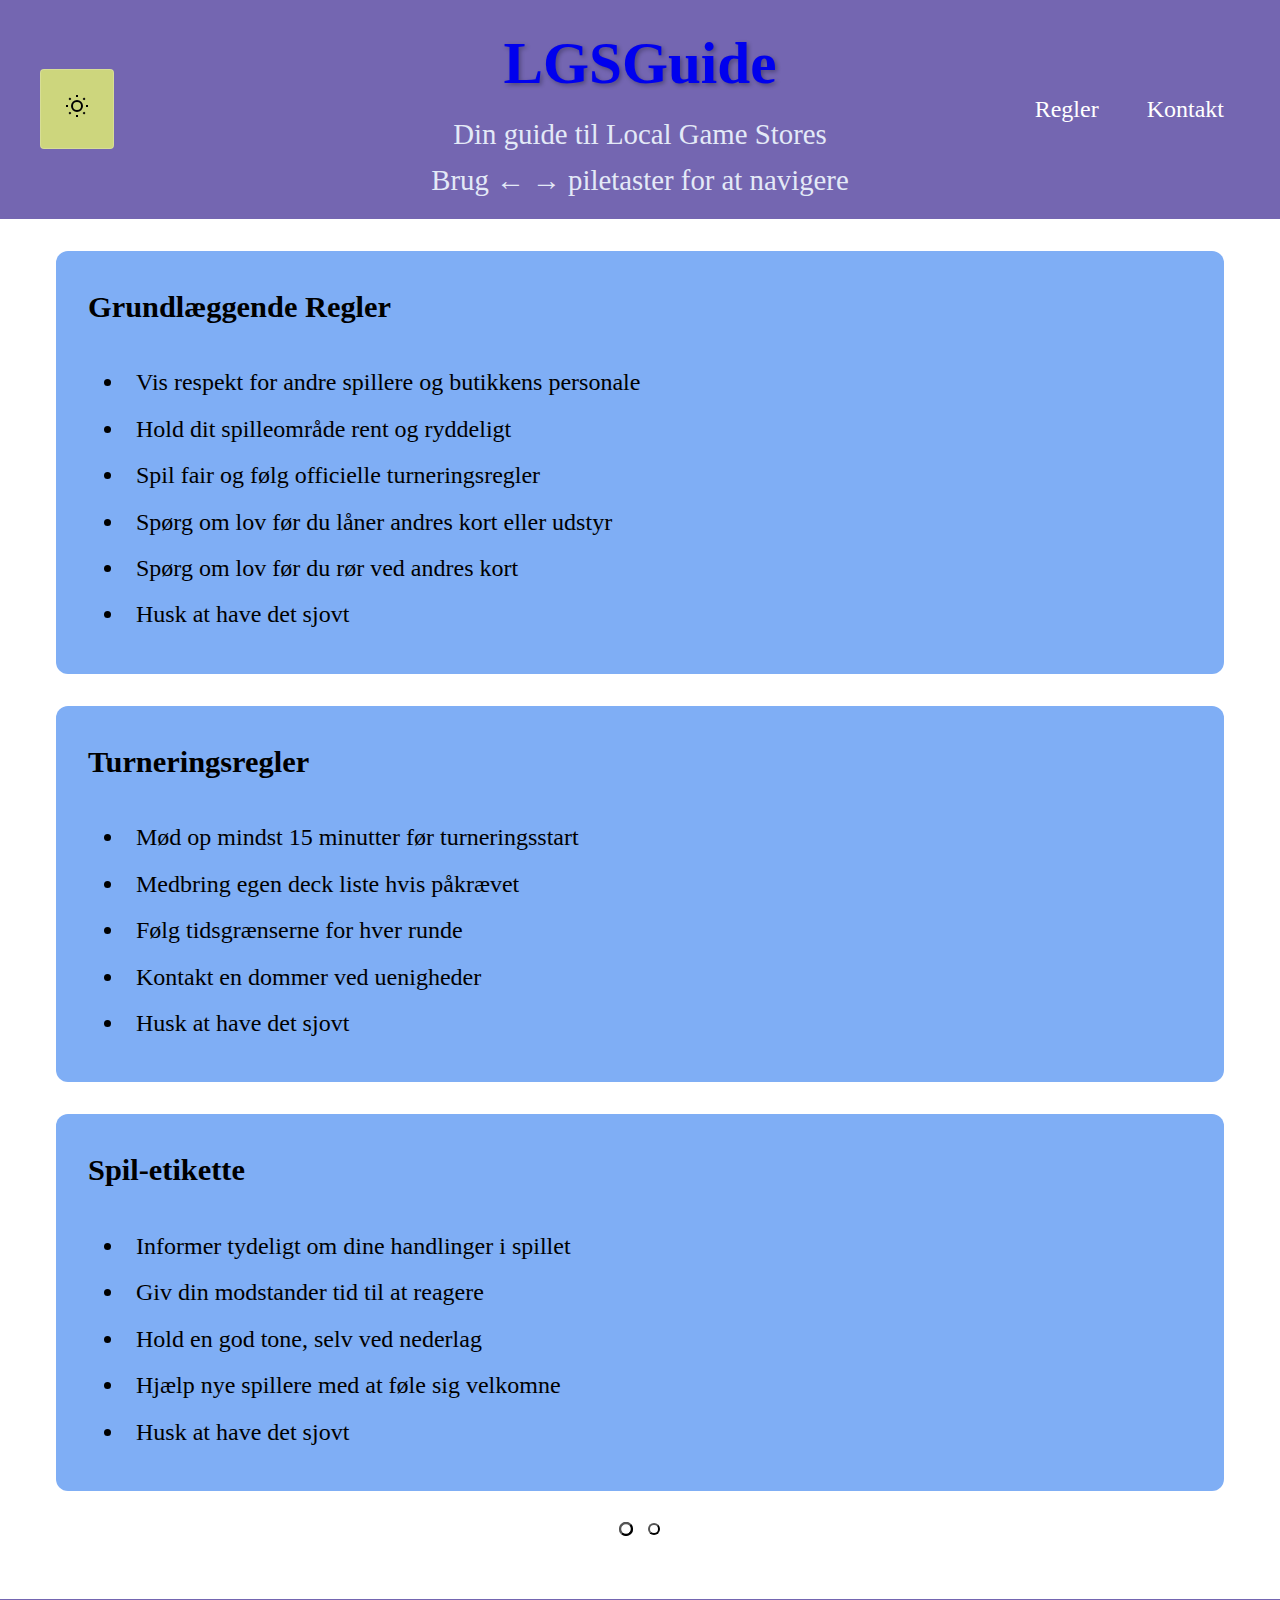
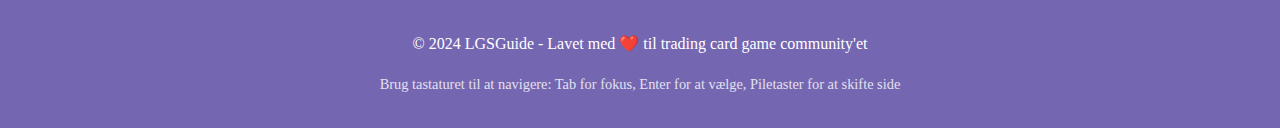
<file: acessibillity/index.html>
<!DOCTYPE html>
<html lang="da">
<head>
    <meta charset="UTF-8">
    <meta name="viewport" content="width=device-width, initial-scale=1.0">
    <title>LGSGuide</title>
    <link rel="stylesheet" href="css/style.css">
    <link rel="Javascript" href="script.js">
</head>
<body>
    <a href="#main" class="skip-link">Gå til hovedindhold</a>
    
    <nav class="top-nav">
        <div class="nav-content">
            <div class="nav-left">
                <button class="theme-toggle" aria-label="Skift tema">
                    <svg width="24" height="24" viewBox="0 0 24 24" fill="none" stroke="currentColor" stroke-width="2">
                        <circle cx="12" cy="12" r="5"/>
                        <path d="M12 1v2M12 21v2M4.22 4.22l1.42 1.42M18.36 18.36l1.42 1.42M1 12h2M21 12h2M4.22 19.78l1.42-1.42M18.36 5.64l1.42-1.42"/>
                    </svg>
                </button>
            </div>
            <div class="logo-container"><div class="logo-container">
                <a href="forside.html" class="logo">LGSGuide</a>
                <p class="subtitle">Din guide til Local Game Stores</p>
            </div>
            <div class="nav-right">
                <div class="keyboard-hint">
                    Brug ← → piletaster for at navigere
                </div>
            </div>
        </div>
        <div class="nav-right">
            <a href="index.html" class="nav-link">Regler</a>
            <a href="email.html" class="nav-link">Kontakt</a>
        </div>
    </nav>

    <main id="main" class="container">
        <div class="content-slider" role="region" aria-label="Indholdsslider">
            <section class="slide active" tabindex="0" data-section="regler" aria-labelledby="regler-heading">
                <div class="card">
                    <h2 id="regler-heading">Grundlæggende Regler</h2>
                    <div class="card-content">
                        <ul>
                            <li>Vis respekt for andre spillere og butikkens personale</li>
                            <li>Hold dit spilleområde rent og ryddeligt</li>
                            <li>Spil fair og følg officielle turneringsregler</li>
                            <li>Spørg om lov før du låner andres kort eller udstyr</li>
                            <li>Spørg om lov før du rør ved andres kort</li>
                            <li>Husk at have det sjovt</li>
                        </ul>
                    </div>
                </div>
            </section>

            <section class="slide" tabindex="0" data-section="turnering" aria-labelledby="turnering-heading">
                <div class="card">
                    <h2 id="turnering-heading">Turneringsregler</h2>
                    <div class="card-content">
                        <ul>
                            <li>Mød op mindst 15 minutter før turneringsstart</li>
                            <li>Medbring egen deck liste hvis påkrævet</li>
                            <li>Følg tidsgrænserne for hver runde</li>
                            <li>Kontakt en dommer ved uenigheder</li>
                            <li>Husk at have det sjovt</li>
                        </ul>
                    </div>
                </div>
            </section>

            <section class="slide" tabindex="0" data-section="etikette" aria-labelledby="etikette-heading">
                <div class="card">
                    <h2 id="etikette-heading">Spil-etikette</h2>
                    <div class="card-content">
                        <ul>
                            <li>Informer tydeligt om dine handlinger i spillet</li>
                            <li>Giv din modstander tid til at reagere</li>
                            <li>Hold en god tone, selv ved nederlag</li>
                            <li>Hjælp nye spillere med at føle sig velkomne</li>
                            <li>Husk at have det sjovt</li>
                        </ul>
                    </div>
                </div>
            </section>
        </div>
        <div class="navigation-dots" role="navigation" aria-label="Side navigation">
            <button class="dot active" aria-label="Gå til side 1"></button> <a href="index.html"></a>
            <button class="dot" aria-label="Gå til side 2"></button> <a href="email.html"></a>
            <button class="dot" aria-label="Gå til side 3"></button>
        </div>
    </main>

    <footer>
        <div class="footer-content">
            <p>© 2024 LGSGuide - Lavet med ❤️ til trading card game community'et</p>
            <div class="accessibility-info">
                <p>Brug tastaturet til at navigere: Tab for fokus, Enter for at vælge, Piletaster for at skifte side</p>
            </div>
        </div>
    </footer>

    <script>
        // Theme toggling
        const themeToggle = document.querySelector('.theme-toggle');
        themeToggle.addEventListener('click', () => {
            document.body.setAttribute('data-theme', 
                document.body.getAttribute('data-theme') === 'dark' ? 'light' : 'dark'
            );
        });
        
        document.addEventListener('DOMContentLoaded', function() {
            const navigationDots = document.querySelector('.navigation-dots');
            
            // Definer siderne og deres rækkefølge
            const pages = [
                { url: 'index.html', title: 'Forside' },
                { url: 'email.html', title: 'Kontakt' }
            ];
            
            // Ryd eksisterende dots og opret nye
            navigationDots.innerHTML = '';
            
            // Find den aktuelle side
            const currentPage = window.location.pathname.split('/').pop() || 'index.html';
            
            // Opret dots for hver side
            pages.forEach((page, index) => {
                const dot = document.createElement('button');
                dot.classList.add('dot');
                dot.setAttribute('aria-label', `Gå til ${page.title}`);
                
                // Marker den aktive dot
                if (currentPage === page.url) {
                    dot.classList.add('active');
                }
                
                // Tilføj click event
                dot.addEventListener('click', () => {
                    window.location.href = page.url;
                });
                
                navigationDots.appendChild(dot);
            });
            
            // Tilføj keyboard navigation mellem sider
            document.addEventListener('keydown', (e) => {
                const currentIndex = pages.findIndex(page => page.url === currentPage);
                
                if (e.key === 'ArrowLeft' && currentIndex > 0) {
                    window.location.href = pages[currentIndex - 1].url;
                } else if (e.key === 'ArrowRight' && currentIndex < pages.length - 1) {
                    window.location.href = pages[currentIndex + 1].url;
                }
            });
        });
    </script>
</body>
</html>
</file>
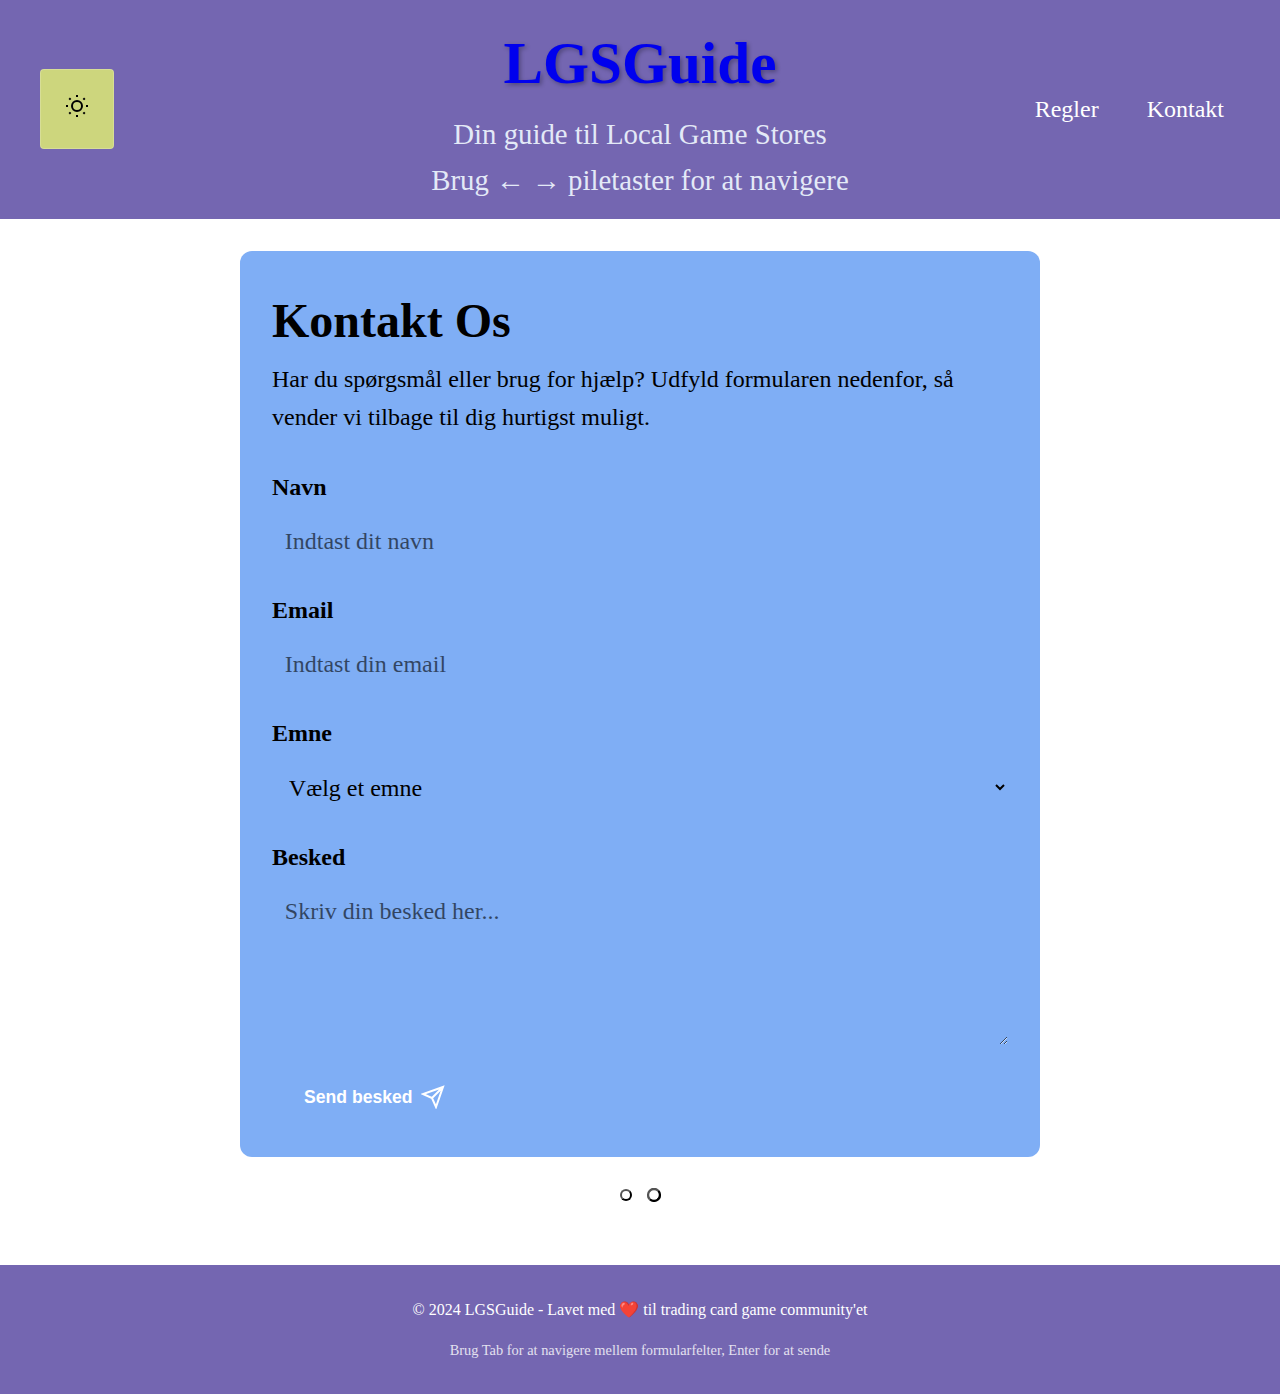
<file: acessibillity/email.html>
<!DOCTYPE html>
<html lang="da">
<head>
    <meta charset="UTF-8">
    <meta name="viewport" content="width=device-width, initial-scale=1.0">
    <title>Kontakt - LGSGuide</title>
    <link rel="stylesheet" href="css/style.css">
    <link rel="java" href="script.js">
</head>
<body>
    <a href="#main" class="skip-link">Gå til hovedindhold</a>
    
    <nav class="top-nav">
        <div class="nav-content">
            <div class="nav-left">
                <button class="theme-toggle" aria-label="Skift tema">
                    <svg width="24" height="24" viewBox="0 0 24 24" fill="none" stroke="currentColor" stroke-width="2">
                        <circle cx="12" cy="12" r="5"/>
                        <path d="M12 1v2M12 21v2M4.22 4.22l1.42 1.42M18.36 18.36l1.42 1.42M1 12h2M21 12h2M4.22 19.78l1.42-1.42M18.36 5.64l1.42-1.42"/>
                    </svg>
                </button>
            </div>
            <div class="logo-container"><div class="logo-container">
                <a href="forside.html" class="logo">LGSGuide</a>
                <p class="subtitle">Din guide til Local Game Stores</p>
            </div>
            <div class="nav-right">
                <div class="keyboard-hint">
                    Brug ← → piletaster for at navigere
                </div>
            </div>
        </div>
        <div class="nav-right">
        <a href="index.html" class="nav-link">Regler</a>
            <a href="email.html" class="nav-link">Kontakt</a>
        </div>
        </div>
    </nav>

    <main id="main" class="container">
        <div class="card contact-card">
            <h1>Kontakt Os</h1>
            <p class="contact-intro">Har du spørgsmål eller brug for hjælp? Udfyld formularen nedenfor, så vender vi tilbage til dig hurtigst muligt.</p>
            
            <form class="contact-form" action="/submit" method="POST">
                <div class="form-group">
                    <label for="name">Navn</label>
                    <input 
                        type="text" 
                        id="name" 
                        name="name" 
                        required 
                        aria-required="true"
                        placeholder="Indtast dit navn"
                    >
                </div>
                
                <div class="form-group">
                    <label for="email">Email</label>
                    <input 
                        type="email" 
                        id="email" 
                        name="email" 
                        required 
                        aria-required="true"
                        placeholder="Indtast din email"
                    >
                </div>
                
                <div class="form-group">
                    <label for="subject">Emne</label>
                    <select 
                        id="subject" 
                        name="subject" 
                        required 
                        aria-required="true"
                    >
                        <option value="">Vælg et emne</option>
                        <option value="general">Generelt spørgsmål</option>
                        <option value="tournament">Turneringsspørgsmål</option>
                        <option value="rules">Regelspørgsmål</option>
                        <option value="other">Andet</option>
                    </select>
                </div>
                
                <div class="form-group">
                    <label for="message">Besked</label>
                    <textarea 
                        id="message" 
                        name="message" 
                        required 
                        aria-required="true"
                        placeholder="Skriv din besked her..."
                        rows="5"
                    ></textarea>
                </div>

                <button type="submit" class="submit-btn">
                    Send besked
                    <svg width="24" height="24" viewBox="0 0 24 24" fill="none" stroke="currentColor" stroke-width="2">
                        <path d="M22 2L11 13M22 2l-7 20-4-9-9-4 20-7z"/>
                    </svg>
                </button>
            </form>
        </div>
        <div class="navigation-dots" role="navigation" aria-label="Side navigation">
            <button class="dot active" aria-label="Gå til side 1"></button> <a href="index.html"></a>
            <button class="dot" aria-label="Gå til side 2"></button> <a href="email.html"></a>
            <button class="dot" aria-label="Gå til side 3"></button>
        </div>
    </main>

    <footer>
        <div class="footer-content">
            <p>© 2024 LGSGuide - Lavet med ❤️ til trading card game community'et</p>
            <div class="accessibility-info">
                <p>Brug Tab for at navigere mellem formularfelter, Enter for at sende</p>
            </div>
        </div>
    </footer>

    <script>
        // Theme toggling
        const themeToggle = document.querySelector('.theme-toggle');
        themeToggle.addEventListener('click', () => {
            document.body.setAttribute('data-theme', 
                document.body.getAttribute('data-theme') === 'dark' ? 'light' : 'dark'
            );
        });
        
        document.addEventListener('DOMContentLoaded', function() {
            const navigationDots = document.querySelector('.navigation-dots');
            
            // Definer siderne og deres rækkefølge
            const pages = [
                { url: 'index.html', title: 'Forside' },
                { url: 'email.html', title: 'Kontakt' }
            ];
            
            // Ryd eksisterende dots og opret nye
            navigationDots.innerHTML = '';
            
            // Find den aktuelle side
            const currentPage = window.location.pathname.split('/').pop() || 'index.html';
            
            // Opret dots for hver side
            pages.forEach((page, index) => {
                const dot = document.createElement('button');
                dot.classList.add('dot');
                dot.setAttribute('aria-label', `Gå til ${page.title}`);
                
                // Marker den aktive dot
                if (currentPage === page.url) {
                    dot.classList.add('active');
                }
                
                // Tilføj click event
                dot.addEventListener('click', () => {
                    window.location.href = page.url;
                });
                
                navigationDots.appendChild(dot);
            });
            
            // Tilføj keyboard navigation mellem sider
            document.addEventListener('keydown', (e) => {
                const currentIndex = pages.findIndex(page => page.url === currentPage);
                
                if (e.key === 'ArrowLeft' && currentIndex > 0) {
                    window.location.href = pages[currentIndex - 1].url;
                } else if (e.key === 'ArrowRight' && currentIndex < pages.length - 1) {
                    window.location.href = pages[currentIndex + 1].url;
                }
            });
        });
    </script>
</body>
</html>
</file>
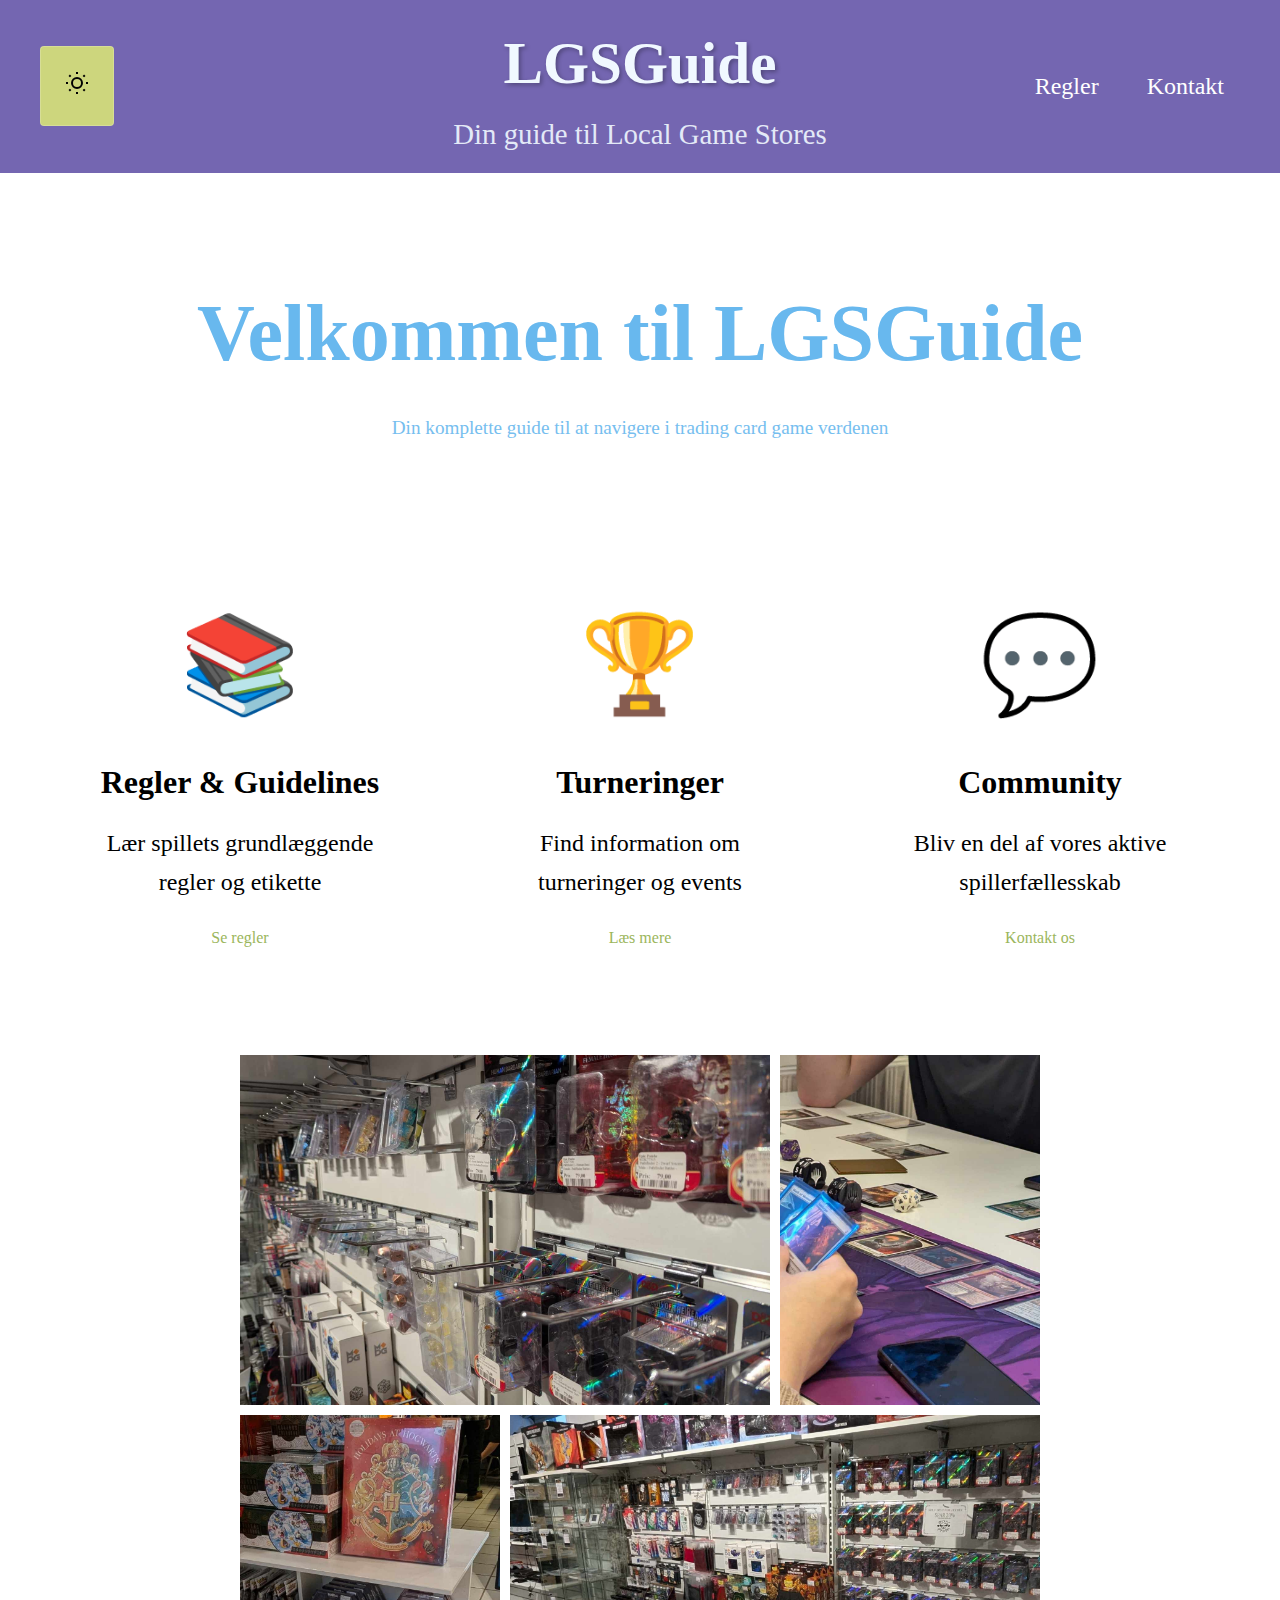
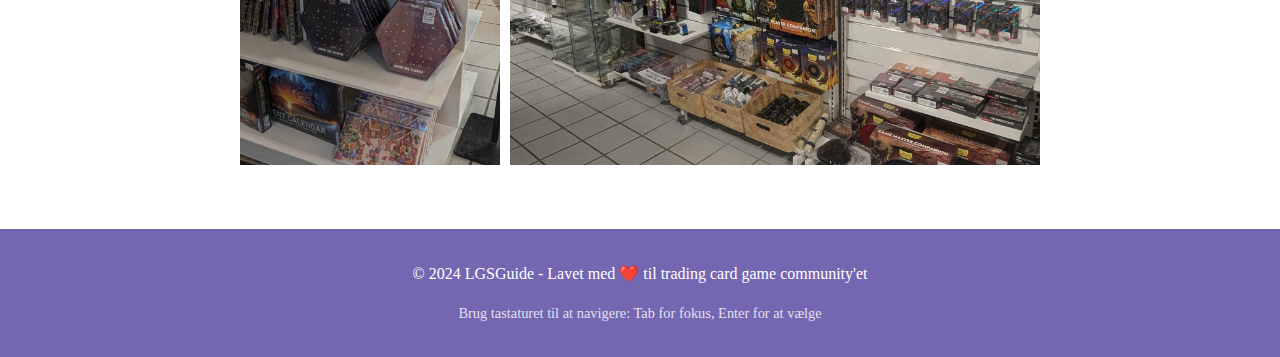
<file: acessibillity/forside.html>
<!DOCTYPE html>
<html lang="da">
<head>
    <meta charset="UTF-8">
    <meta name="viewport" content="width=device-width, initial-scale=1.0">
    <title>LGSGuide - Din guide til Local Game Stores</title>
    <link rel="stylesheet" href="css/style.css">
    <link rel="java" href="script.js">
</head>
<body>
    <a href="#main" class="skip-link">Gå til hovedindhold</a>
    
    <nav class="top-nav">
        <div class="nav-content">
            <div class="nav-left">
                <button class="theme-toggle" aria-label="Skift tema">
                    <svg width="24" height="24" viewBox="0 0 24 24" fill="none" stroke="currentColor" stroke-width="2">
                        <circle cx="12" cy="12" r="5"/>
                        <path d="M12 1v2M12 21v2M4.22 4.22l1.42 1.42M18.36 18.36l1.42 1.42M1 12h2M21 12h2M4.22 19.78l1.42-1.42M18.36 5.64l1.42-1.42"/>
                    </svg>
                </button>
            </div>
            <div class="logo-container">
                <div class="logo">LGSGuide</div>
                <p class="subtitle">Din guide til Local Game Stores</p>
            </div>
            <div class="nav-right">
                <a href="index.html" class="nav-link">Regler</a>
                <a href="email.html" class="nav-link">Kontakt</a>
            </div>
        </div>
    </nav>

    <main id="main" class="container">
        <div class="hero-section">
            <h1>Velkommen til LGSGuide</h1>
            <p class="hero-text">Din komplette guide til at navigere i trading card game verdenen</p>
        </div>

        <div class="features-grid">
            <div class="feature-card">
                <div class="feature-icon">📚</div>
                <h2>Regler & Guidelines</h2>
                <p>Lær spillets grundlæggende regler og etikette</p>
                <a href="index.html" class="feature-link">Se regler</a>
            </div>

            <div class="feature-card">
                <div class="feature-icon">🏆</div>
                <h2>Turneringer</h2>
                <p>Find information om turneringer og events</p>
                <a href="index.html#turnering" class="feature-link">Læs mere</a>
            </div>

            <div class="feature-card">
                <div class="feature-icon">💬</div>
                <h2>Community</h2>
                <p>Bliv en del af vores aktive spillerfællesskab</p>
                <a href="email.html" class="feature-link">Kontakt os</a>
            </div>
        </div>

        <div class="gallery">
            <img src="img/462556612_590816083339458_2184980655512829939_n.jpg" alt="inventar fra LGS">
            <img src="img/462638259_1218794389212968_6788286894531834728_n.jpg" alt="et spil magic">
            <img src="img/462638318_1253407665982441_6163631662723708651_n.jpg" alt="Udstilling">
            <img src="img/465016834_1136361235162046_108594232405581822_n.jpg" alt="Vare udstilling">
        </div>

    </main>

    <footer>
        <div class="footer-content">
            <p>© 2024 LGSGuide - Lavet med ❤️ til trading card game community'et</p>
            <div class="accessibility-info">
                <p>Brug tastaturet til at navigere: Tab for fokus, Enter for at vælge</p>
            </div>
        </div>
    </footer>

    <script>
        // Theme toggling
        const themeToggle = document.querySelector('.theme-toggle');
        themeToggle.addEventListener('click', () => {
            document.body.setAttribute('data-theme', 
                document.body.getAttribute('data-theme') === 'dark' ? 'light' : 'dark'
            );
        });
        
        document.addEventListener('DOMContentLoaded', function() {
            const navigationDots = document.querySelector('.navigation-dots');
            
            // Definer siderne og deres rækkefølge
            const pages = [
                { url: 'index.html', title: 'Forside' },
                { url: 'email.html', title: 'Kontakt' }
            ];
            
            // Ryd eksisterende dots og opret nye
            navigationDots.innerHTML = '';
            
            // Find den aktuelle side
            const currentPage = window.location.pathname.split('/').pop() || 'index.html';
            
            // Opret dots for hver side
            pages.forEach((page, index) => {
                const dot = document.createElement('button');
                dot.classList.add('dot');
                dot.setAttribute('aria-label', `Gå til ${page.title}`);
                
                // Marker den aktive dot
                if (currentPage === page.url) {
                    dot.classList.add('active');
                }
                
                // Tilføj click event
                dot.addEventListener('click', () => {
                    window.location.href = page.url;
                });
                
                navigationDots.appendChild(dot);
            });
            
            // Tilføj keyboard navigation mellem sider
            document.addEventListener('keydown', (e) => {
                const currentIndex = pages.findIndex(page => page.url === currentPage);
                
                if (e.key === 'ArrowLeft' && currentIndex > 0) {
                    window.location.href = pages[currentIndex - 1].url;
                } else if (e.key === 'ArrowRight' && currentIndex < pages.length - 1) {
                    window.location.href = pages[currentIndex + 1].url;
                }
            });
        });
    </script>
</body>
</html>
</file>
<file: acessibillity/css/style.css>
/* Hero Section */
.hero-section {
    text-align: center;
    padding: 4rem 1rem;
    margin-bottom: 3rem;
    background: var(--primary);
    color: rgb(104, 184, 238);
    border-radius: 12px;
    box-shadow: 0 4px 6px var(--shadow);
}

.hero-section h1 {
    font-size: 5rem;
    margin-bottom: 1rem;
}

.hero-text {
    font-size: 1.2rem;
    opacity: 0.9;
}

/* Features Grid */
.features-grid {
    display: grid;
    grid-template-columns: repeat(auto-fit, minmax(300px, 1fr));
    gap: 2rem;
    margin-bottom: 4rem;
}

.feature-card {
    background: var(--card-bg);
    padding: 2rem;
    border-radius: 12px;
    box-shadow: 0 4px 6px var(--shadow);
    text-align: center;
    transition: var(--transition);
}

.feature-card:hover {
    transform: translateY(-5px);
}

.feature-icon {
    font-size: 6rem;
    margin-bottom: 1rem;
}

.feature-card h2 {
    color: var(--primary);
    margin-bottom: 1rem;
    font-size: 2rem;
}
.feature-card p {
    font-size: 1.5rem;
}
.feature-link {
    display: inline-block;
    margin-top: 1rem;
    padding: 0.5rem 1rem;
    background: var(--primary);
    color: rgb(155, 182, 92);
    text-decoration: none;
    border-radius: 4px;
    transition: var(--transition);
}

.feature-link:hover {
    background: var(--accent);
    transform: translateY(-2px);
}

/* Info Section */
.info-section {
    text-align: center;
    margin-bottom: 4rem;
}

.info-section h2 {
    color: var(--primary);
    margin-bottom: 2rem;
}

.info-grid {
    display: grid;
    grid-template-columns: repeat(auto-fit, minmax(200px, 1fr));
    gap: 2rem;
}

.info-item {
    padding: 1.5rem;
    background: var(--card-bg);
    border-radius: 8px;
    box-shadow: 0 2px 4px var(--shadow);
}

.info-item h3 {
    color: var(--primary);
    margin-bottom: 0.5rem;
}

/* Responsiv Design */
@media (max-width: 768px) {
    .hero-section {
        padding: 2rem 1rem;
    }
    
    .hero-section h1 {
        font-size: 2rem;
    }
    
    .features-grid {
        grid-template-columns: 1fr;
    }
    
    .info-grid {
        grid-template-columns: 1fr;
    }
}
/* info side*/
root {
    --primary: #2a6496;
    --secondary: #f8f9fa;
    --accent: #ffd700;
    --text: #333;
    background-color: rgb(54, 87, 150);
    --card-bg: #ffffff;
    --nav-bg: #1a4971;
    --shadow: rgba(0, 0, 0, 0.1);
    --transition: all 0.3s ease;
}

[data-theme="dark"] {
    --primary: #4a8bc2;
    --secondary: #2a2a2a;
    --text: #ffffff;
    --bg: #1a1a1a;
    --card-bg: #2a2a2a;
    --nav-bg: #1a1a1a;
    --shadow: rgba(255, 255, 255, 0.1);
}

* {
    margin: 0;
    padding: 0;
    box-sizing: border-box;
}

body {
    font-family: 'planewalker';
    line-height: 1.6;
    color: var(--text);
    background: var(--bg);
    transition: var(--transition);
}

.gallery {
    display: grid;
    grid-template-columns: 1fr 1fr;
    gap: 10px;
}
.gallery img:nth-of-type(1), 
.gallery img:nth-of-type(4) {
    aspect-ratio: 5/3;
    object-fit: cover;
    grid-column: 1/span 2;
}
.gallery img:nth-of-type(2), 
.gallery img:nth-of-type(3) {
    aspect-ratio: 1/1;
    object-fit: cover;
}
@media screen and (min-width: 800px){
    .gallery{
        grid-template-columns: 1fr 1fr 1fr;
        grid-template-rows: 350px 350px;
        max-width: 800px;
        margin: 0 auto;
    }
    .gallery img {
        width: 100%;
        height: 100%;
        aspect-ratio: auto;
    }
    .gallery img:nth-of-type(1),
    .gallery img:nth-of-type(4){
        aspect-ratio: auto;
    }
    .gallery img:nth-of-type(4){
        grid-column: 2/span 2;
    }
}

.skip-link {
    position: absolute;
    top: -40px;
    left: 0;
    background: var(--primary);
    color: white;
    padding: 8px;
    z-index: 100;
}

.skip-link:focus {
    top: 0;
}

.top-nav {
    background: #7466b1;
    color:aliceblue;
    padding: 1rem;
    position: sticky;
    top: 0;
    z-index: 1000;
    box-shadow: 0 2px 4px var(--shadow);
}

.nav-content {
    max-width: 1200px;
    margin: 0 auto;
    display: grid;
    grid-template-columns: 1fr auto 1fr;
    align-items: center;
    gap: 1rem;
}

.nav-left, .nav-right {
    display: flex;
    align-items: center;
    gap: 1rem;
}

.nav-left {
    justify-content: flex-start;
}

.nav-right {
    justify-content: flex-end;
    font-size: 1.5rem;
}

.logo-container {
    text-align: center;
    text-decoration: none;
}

.logo {
    font-size: 3.7rem;
    font-weight: bold;
    text-shadow: 2px 2px 4px rgba(0,0,0,0.3);
    text-decoration: none;
    text-transform: initial;
}

.subtitle, .keyboard-hint {
    font-size: 1.8rem;
    opacity: 0.9;
}

.theme-toggle, .font-size-toggle {
    background-color: rgb(205, 214, 125) ;
    border: 1px solid rgba(255, 255, 255, 0.2);
    color: rgb(0, 0, 0);
    padding: 1.5rem;
    border-radius: 4px;
    cursor: pointer;
    transition: var(--transition);
    font-size: 25px;
}

.theme-toggle:hover, .font-size-toggle:hover {
    background: rgba(255, 255, 255, 0.1);
}

.container {
    max-width: 1200px;
    margin: 2rem auto;
    padding: 0 1rem;
}

.slide {
    opacity: 1;
    transition: var(--transition);
}

.card {
    background: rgb(127, 174, 245);
    border-radius: 12px;
    padding: 2rem;
    box-shadow: 0 4px 6px var(--shadow);
    margin-bottom: 2rem;
    font-size: 1.5rem;
}

.card h2 {
    color: var(--primary);
    margin-bottom: 1.5rem;
    font-size: 1.9rem;
    border-bottom: 2px solid var(--accent);
    padding-bottom: 0.5rem;
}

.card-content {
    position: relative;
}

.read-aloud-btn {
    display: flex;
    align-items: center;
    gap: 0.5rem;
    background: burlywood ;
    color: white;
    border: none;
    padding: 0.5rem 1rem;
    border-radius: 4px;
    cursor: pointer;
    margin-bottom: 1rem;
    transition: var(--transition);
}

.read-aloud-btn:hover {
    transform: translateY(-2px);
    box-shadow: 0 2px 4px var(--shadow);
}

.navigation-dots {
    display: flex;
    justify-content: center;
    gap: 1rem;
    margin-top: 2rem;
}

.dot {
    width: 12px;
    height: 12px;
    border-radius: 50%;
    background: var(--secondary);
    cursor: pointer;
    transition: var(--transition);
}

.dot.active {
    background: var(--primary);
    transform: scale(1.2);
}

footer {
    background: #7466b1;
    color: white;
    padding: 2rem;
    margin-top: 4rem;
    justify-content: fle-end;
}

.footer-content {
    max-width: 1200px;
    margin: 0 auto;
    text-align: center;
}

.accessibility-info {
    margin-top: 1rem;
    font-size: 0.9rem;
    opacity: 0.8;
}

ul {
    list-style-position: inside;
    margin-left: 1rem;
}

li {
    margin-bottom: 0.5rem;
}

@media (max-width: 768px) {
    .nav-content {
        grid-template-columns: 1fr;
        gap: 0.5rem;
    }

    .nav-left, .nav-right {
        justify-content: center;
    }

    .keyboard-hint {
        display: none;
    }

    .card {
        padding: 1rem;
    }
}

/* Contact Form Styles */
.contact-card {
    max-width: 800px;
    margin: 2rem auto;
}

.contact-intro {
    margin-bottom: 2rem;
    color: var(--text);
}

.contact-form {
    display: flex;
    flex-direction: column;
    gap: 1.5rem;
}

.form-group {
    display: flex;
    flex-direction: column;
    gap: 0.5rem;
}

.form-group label {
    font-weight: 600;
    color: var(--text);
}

.form-group input,
.form-group select,
.form-group textarea {
    padding: 0.8rem;
    border: 2px solid var(--primary);
    border-radius: 4px;
    background: var(--card-bg);
    color: var(--text);
    font-family: inherit;
    font-size: 1.5rem;
    transition: var(--transition);
}

.form-group input:focus,
.form-group select:focus,
.form-group textarea:focus {
    outline: none;
    border-color: black;
    box-shadow: 0 0 0 2px var(--shadow);
}

.form-group input::placeholder,
.form-group textarea::placeholder {
    color: var(--text);
    opacity: 0.6;
}

.submit-btn {
    display: flex;
    align-items: center;
    justify-content: center;
    gap: 0.5rem;
    background: var(--primary);
    color: white;
    border: none;
    padding: 1rem 2rem;
    border-radius: 4px;
    cursor: pointer;
    font-size: 1.1rem;
    font-weight: 600;
    transition: var(--transition);
    align-self: flex-start;
}

.submit-btn:hover {
    transform: translateY(-2px);
    box-shadow: 0 2px 4px var(--shadow);
}

.submit-btn:focus {
    outline: none;
    box-shadow: 0 0 0 2px var(--accent);
}

.nav-link {
    color: white;
    text-decoration: none;
    padding: 0.5rem 1rem;
    border-radius: 4px;
    transition: var(--transition);
}

.nav-link:hover {
    background: rgba(255, 255, 255, 0.1);
}

/* Responsive Design */
@media (max-width: 768px) {
    .contact-card {
        margin: 1rem;
    }
    
    .submit-btn {
        width: 100%;
    }
}
</file>
